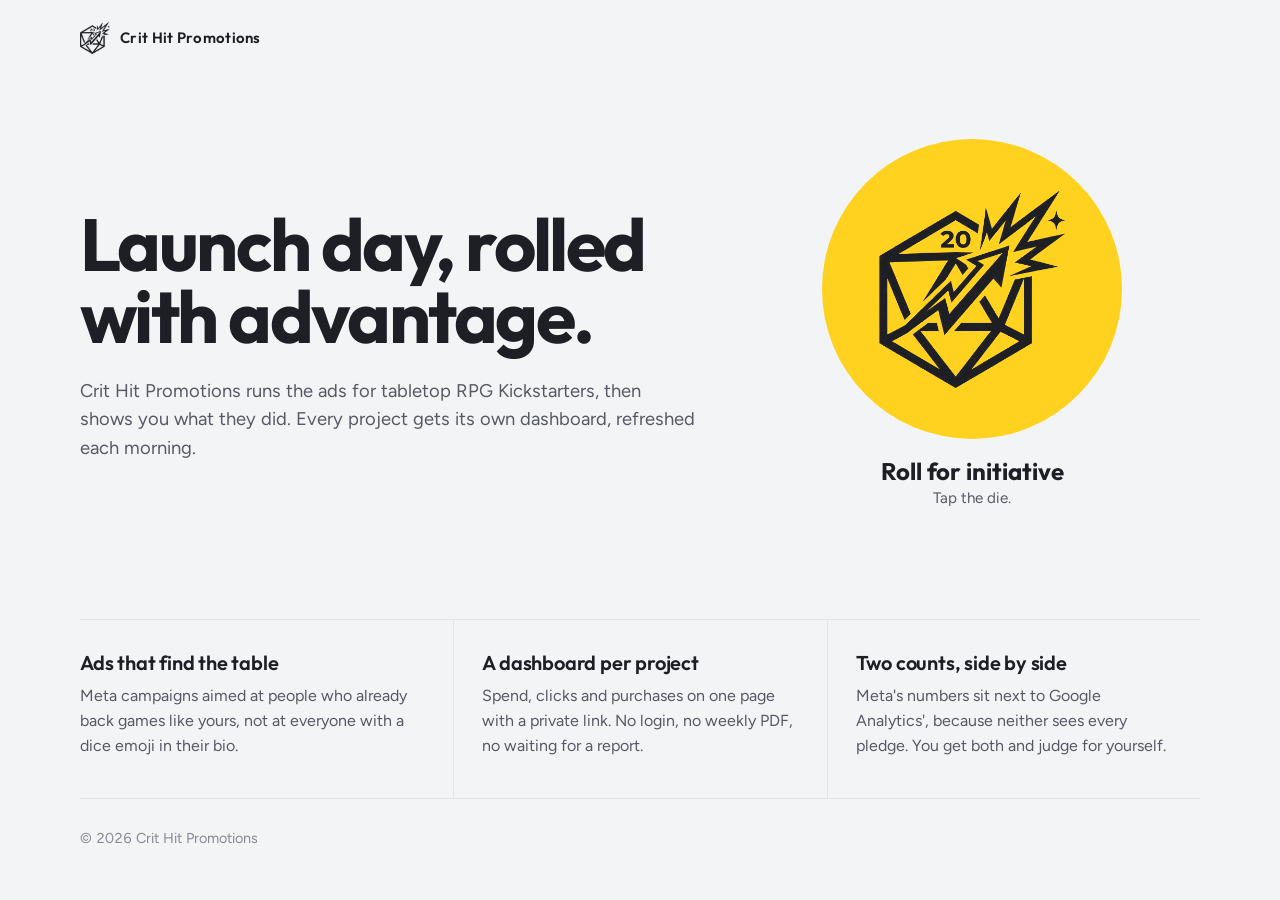
<file: index.html>
<!doctype html>
<html lang="en">
<head>
<meta charset="utf-8">
<meta name="viewport" content="width=device-width, initial-scale=1">
<title>Crit Hit Promotions</title>
<meta name="description" content="Crit Hit Promotions runs ads for tabletop RPG Kickstarters and shows the numbers every day.">
<link rel="icon" href="assets/icon.png">
<link rel="preconnect" href="https://fonts.googleapis.com">
<link rel="preconnect" href="https://fonts.gstatic.com" crossorigin>
<link href="https://fonts.googleapis.com/css2?family=Figtree:wght@400;500;600&family=Outfit:wght@500;600;700&display=swap" rel="stylesheet">
<link rel="stylesheet" href="assets/site.css">
</head>
<body>
<header class="wrap top">
  <a class="brand" href="./"><img class="logo-img" src="assets/mark.png" alt="">Crit Hit Promotions</a>
</header>

<main class="wrap">
  <section class="hero">
    <div>
      <h1>Launch day, rolled with advantage.</h1>
      <p class="lede">Crit Hit Promotions runs the ads for tabletop RPG Kickstarters, then shows you what they did. Every project gets its own dashboard, refreshed each morning.</p>
    </div>
    <div class="die">
      <button id="die" type="button" aria-label="Roll the d20">
        <img src="assets/mark.png" alt="">
      </button>
      <div class="result" aria-live="polite">
        <strong id="roll">Roll for initiative</strong>
        <span id="quip" class="hint">Tap the die.</span>
      </div>
    </div>
  </section>

  <section class="what">
    <div>
      <h2>Ads that find the table</h2>
      <p>Meta campaigns aimed at people who already back games like yours, not at everyone with a dice emoji in their bio.</p>
    </div>
    <div>
      <h2>A dashboard per project</h2>
      <p>Spend, clicks and purchases on one page with a private link. No login, no weekly PDF, no waiting for a report.</p>
    </div>
    <div>
      <h2>Two counts, side by side</h2>
      <p>Meta's numbers sit next to Google Analytics', because neither sees every pledge. You get both and judge for yourself.</p>
    </div>
  </section>
</main>

<footer class="wrap foot">© 2026 Crit Hit Promotions</footer>

<script>
(function () {
  var die = document.getElementById('die'), roll = document.getElementById('roll'), quip = document.getElementById('quip');
  var lines = [
    [1, 1, 'Critical fumble. The budget fell in the stew.'],
    [2, 7, 'A miss. Reheat and try again.'],
    [8, 13, 'A solid hit. The tavern is filling up.'],
    [14, 19, 'Well struck. Second helpings all round.'],
    [20, 20, 'Critical hit! Funded before second breakfast.']
  ];
  die.addEventListener('click', function () {
    var n = 1 + Math.floor(Math.random() * 20);
    die.classList.remove('rolling'); void die.offsetWidth; die.classList.add('rolling');
    var line = lines.filter(function (l) { return n >= l[0] && n <= l[1]; })[0];
    roll.textContent = n === 20 ? 'Natural 20' : 'You rolled ' + n;
    quip.textContent = line[2];
    quip.className = '';
  });
})();
</script>
</body>
</html>
</file>
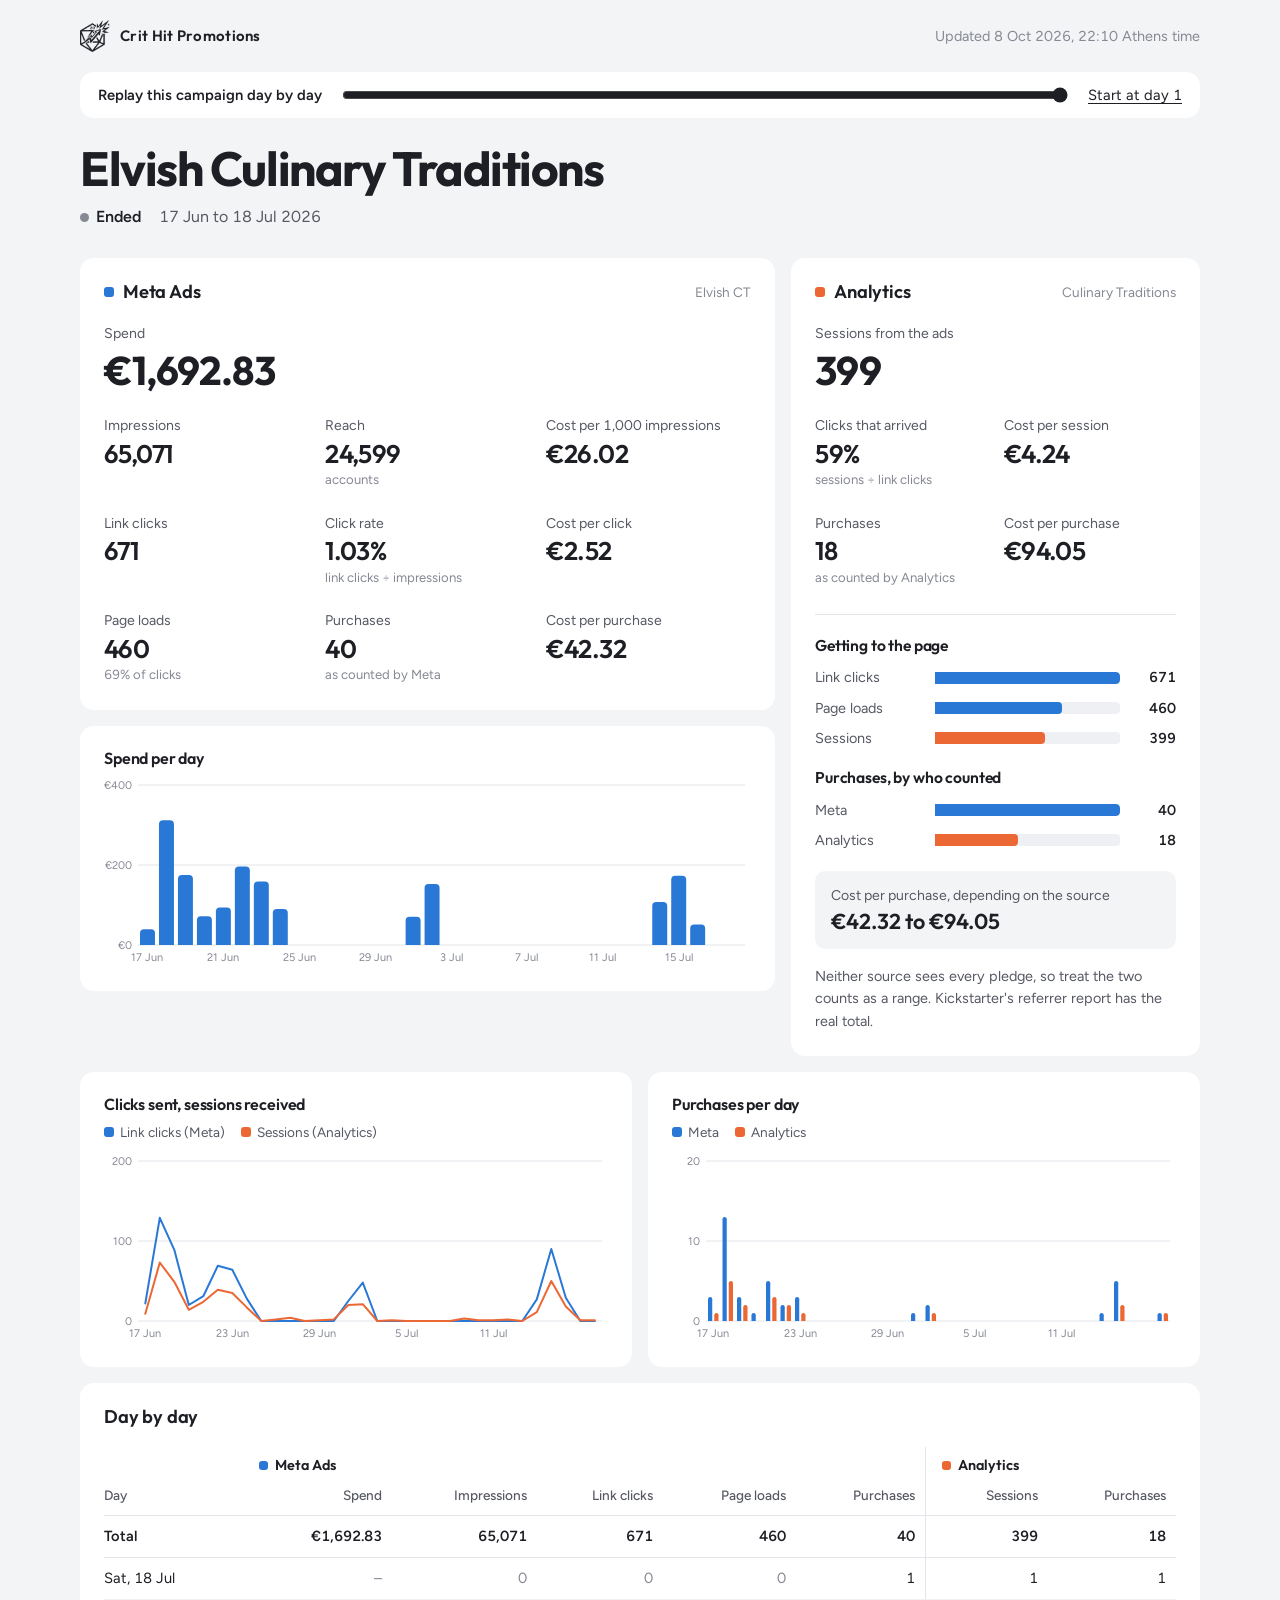
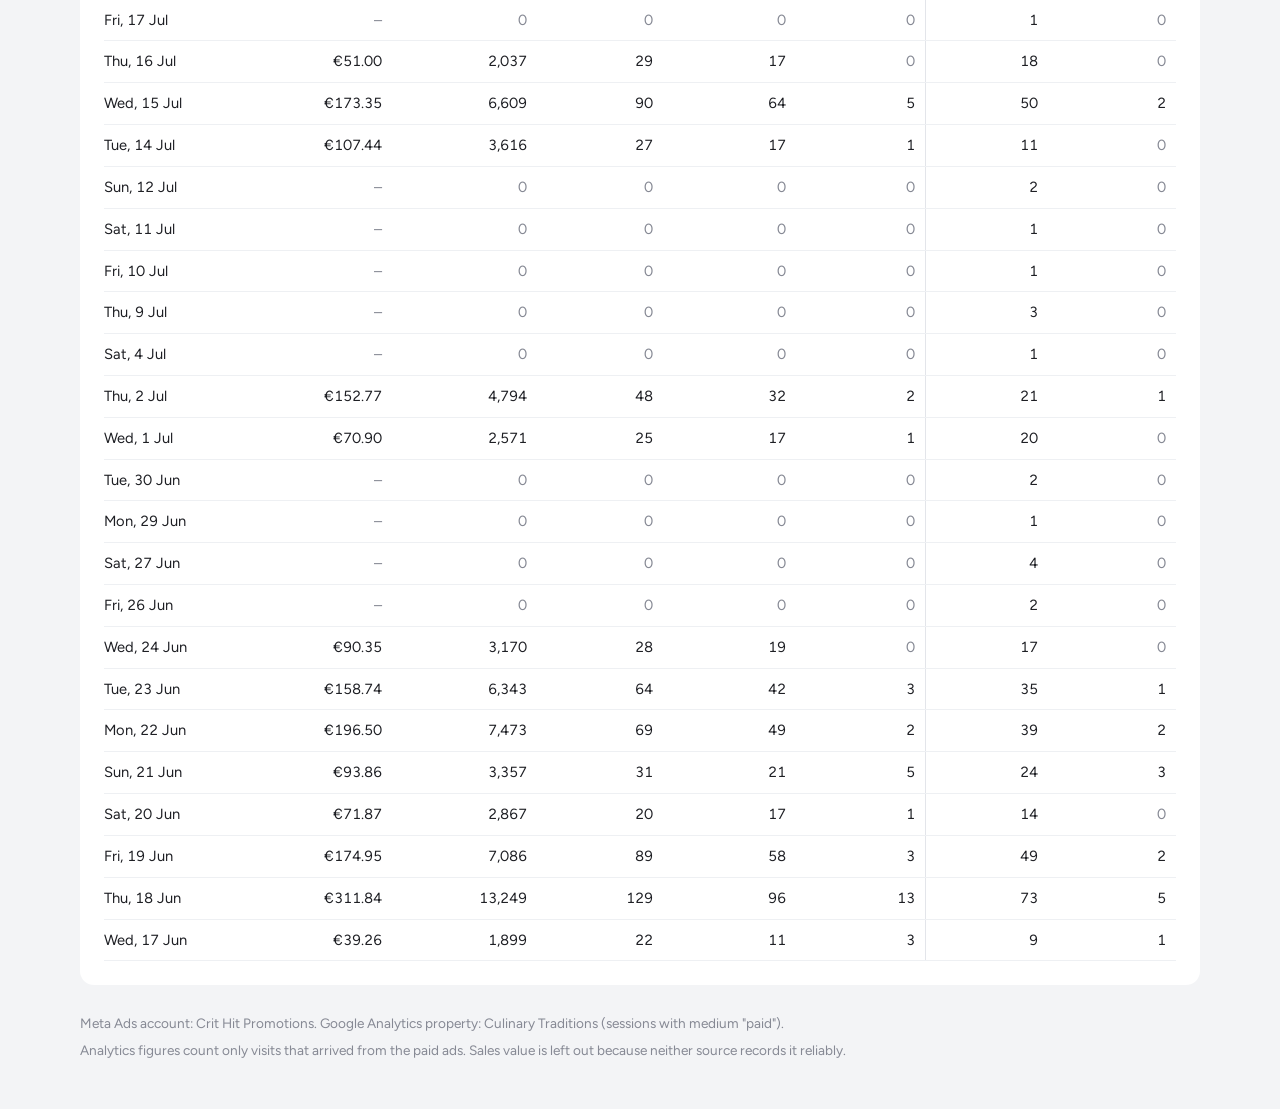
<file: elvishct-420e3e4d/index.html>
<!doctype html>
<html lang="en">
<head>
<meta charset="utf-8">
<meta name="viewport" content="width=device-width, initial-scale=1">
<meta name="robots" content="noindex, nofollow, noarchive">
<meta name="referrer" content="no-referrer">
<title>Dashboard | Crit Hit Promotions</title>
<link rel="icon" href="../assets/icon.png">
<link rel="preconnect" href="https://fonts.googleapis.com">
<link rel="preconnect" href="https://fonts.gstatic.com" crossorigin>
<link href="https://fonts.googleapis.com/css2?family=Figtree:wght@400;500;600&family=Outfit:wght@500;600;700&display=swap" rel="stylesheet">
<link rel="stylesheet" href="../assets/site.css">
<link rel="stylesheet" href="../assets/dashboard.css?v=3">
</head>
<body>
<header class="wrap dash-top">
  <a class="brand" href="../"><img class="logo-img" src="../assets/mark.png" alt="">Crit Hit Promotions</a>
  <div class="updated" id="updated"></div>
</header>

<main class="wrap">
  <div class="title">
    <h1 id="project"></h1>
    <div class="sub"><span class="status" id="status"><i></i><span id="status-text"></span></span><span id="period"></span></div>
  </div>

  <div id="empty" class="empty" hidden>
    <h2>No ad activity yet</h2>
    <p id="empty-note">Numbers show up here the morning after the first ads run.</p>
  </div>

  <div id="content">
    <div class="cols">
      <div class="stack">
      <section class="panel meta">
        <header><h2><i></i>Meta Ads</h2><small id="meta-src"></small></header>
        <div class="tiles" id="meta-tiles"></div>
      </section>
      <section class="panel chart" id="c-spend"><h3>Spend per day</h3><div class="legend"></div><div class="plot"></div></section>
      </div>

      <section class="panel ga">
        <header><h2><i></i>Analytics</h2><small id="ga-src"></small></header>
        <div class="tiles" id="ga-tiles"></div>
        <div class="compare">
          <h3>Getting to the page</h3>
          <div class="bars" id="cmp-traffic"></div>
          <h3>Purchases, by who counted</h3>
          <div class="bars" id="cmp-purch"></div>
          <div class="range"><div class="k">Cost per purchase, depending on the source</div><div class="v" id="cpp-range"></div></div>
          <p class="note" id="note"></p>
        </div>
      </section>
    </div>

    <section class="panel ks" id="ks" hidden>
      <header><h2><i></i>Kickstarter</h2><small id="ks-src"></small></header>
      <div class="tiles" id="ks-tiles"></div>
      <div class="ks-split">
        <div>
          <h3>By ad link</h3>
          <div class="scroll">
            <table class="links">
              <thead><tr><th>Ad link</th><th>Spend</th><th>Pledges</th><th>Pledged</th><th>Back per €1</th><th>Cost per pledge</th></tr></thead>
              <tbody id="ks-links"></tbody>
            </table>
          </div>
        </div>
        <div>
          <h3>Where all pledges came from</h3>
          <div class="bars wide" id="ks-channels"></div>
        </div>
      </div>
      <p class="note" id="ks-note"></p>
    </section>

    <div class="charts">
      <section class="panel chart" id="c-traffic"><h3>Clicks sent, sessions received</h3><div class="legend"></div><div class="plot"></div></section>
      <section class="panel chart" id="c-purch"><h3>Purchases per day</h3><div class="legend"></div><div class="plot"></div></section>
    </div>

    <section class="panel daily">
      <header><h2>Day by day</h2></header>
      <div class="scroll">
        <table>
          <thead>
            <tr class="groups"><th></th><th colspan="5"><i style="background:var(--meta)"></i>Meta Ads</th><th colspan="2" class="sep"><i style="background:var(--ga)"></i>Analytics</th><th colspan="2" class="sep ks-col"><i style="background:var(--ks)"></i>Kickstarter ad links</th></tr>
            <tr><th>Day</th><th>Spend</th><th>Impressions</th><th>Link clicks</th><th>Page loads</th><th>Purchases</th><th class="sep">Sessions</th><th>Purchases</th><th class="sep ks-col">Pledges</th><th class="ks-col">Pledged</th></tr>
          </thead>
          <tbody id="rows"></tbody>
        </table>
      </div>
    </section>
  </div>
</main>

<footer class="wrap dash-foot">
  <p id="sources"></p>
  <p id="foot-note">Analytics figures count only visits that arrived from the paid ads. Sales value is left out because neither source records it reliably.</p>
</footer>

<!-- DATA:START (the daily update replaces only the JSON between these two markers) -->
<script id="data" type="application/json">
{
  "project": "Elvish Culinary Traditions",
  "status": "Ended",
  "updated": "8 Oct 2026, 22:10 Athens time",
  "currency": "EUR",
  "meta": {
    "account": "Crit Hit Promotions",
    "campaigns": [
      "Elvish CT"
    ],
    "reach": 24599
  },
  "analytics": {
    "property": "Culinary Traditions",
    "filter": "sessions with medium \"paid\""
  },
  "note": "Neither source sees every pledge, so treat the two counts as a range. Kickstarter's referrer report has the real total.",
  "replay": {
    "end": "2026-07-17",
    "reach": {
      "2026-06-17": 1601,
      "2026-06-18": 8147,
      "2026-06-19": 10480,
      "2026-06-20": 11094,
      "2026-06-21": 11974,
      "2026-06-22": 14832,
      "2026-06-23": 17205,
      "2026-06-24": 18119,
      "2026-07-01": 19975,
      "2026-07-02": 21168,
      "2026-07-14": 22786,
      "2026-07-15": 24376,
      "2026-07-16": 24599
    }
  },
  "days": [
    {"d": "2026-06-17", "spend": 39.26, "impr": 1899, "clicks": 22, "lpv": 11, "mp": 3, "s": 9, "gp": 1},
    {"d": "2026-06-18", "spend": 311.84, "impr": 13249, "clicks": 129, "lpv": 96, "mp": 13, "s": 73, "gp": 5},
    {"d": "2026-06-19", "spend": 174.95, "impr": 7086, "clicks": 89, "lpv": 58, "mp": 3, "s": 49, "gp": 2},
    {"d": "2026-06-20", "spend": 71.87, "impr": 2867, "clicks": 20, "lpv": 17, "mp": 1, "s": 14, "gp": 0},
    {"d": "2026-06-21", "spend": 93.86, "impr": 3357, "clicks": 31, "lpv": 21, "mp": 5, "s": 24, "gp": 3},
    {"d": "2026-06-22", "spend": 196.5, "impr": 7473, "clicks": 69, "lpv": 49, "mp": 2, "s": 39, "gp": 2},
    {"d": "2026-06-23", "spend": 158.74, "impr": 6343, "clicks": 64, "lpv": 42, "mp": 3, "s": 35, "gp": 1},
    {"d": "2026-06-24", "spend": 90.35, "impr": 3170, "clicks": 28, "lpv": 19, "mp": 0, "s": 17, "gp": 0},
    {"d": "2026-06-26", "spend": 0, "impr": 0, "clicks": 0, "lpv": 0, "mp": 0, "s": 2, "gp": 0},
    {"d": "2026-06-27", "spend": 0, "impr": 0, "clicks": 0, "lpv": 0, "mp": 0, "s": 4, "gp": 0},
    {"d": "2026-06-29", "spend": 0, "impr": 0, "clicks": 0, "lpv": 0, "mp": 0, "s": 1, "gp": 0},
    {"d": "2026-06-30", "spend": 0, "impr": 0, "clicks": 0, "lpv": 0, "mp": 0, "s": 2, "gp": 0},
    {"d": "2026-07-01", "spend": 70.9, "impr": 2571, "clicks": 25, "lpv": 17, "mp": 1, "s": 20, "gp": 0},
    {"d": "2026-07-02", "spend": 152.77, "impr": 4794, "clicks": 48, "lpv": 32, "mp": 2, "s": 21, "gp": 1},
    {"d": "2026-07-04", "spend": 0, "impr": 0, "clicks": 0, "lpv": 0, "mp": 0, "s": 1, "gp": 0},
    {"d": "2026-07-09", "spend": 0, "impr": 0, "clicks": 0, "lpv": 0, "mp": 0, "s": 3, "gp": 0},
    {"d": "2026-07-10", "spend": 0, "impr": 0, "clicks": 0, "lpv": 0, "mp": 0, "s": 1, "gp": 0},
    {"d": "2026-07-11", "spend": 0, "impr": 0, "clicks": 0, "lpv": 0, "mp": 0, "s": 1, "gp": 0},
    {"d": "2026-07-12", "spend": 0, "impr": 0, "clicks": 0, "lpv": 0, "mp": 0, "s": 2, "gp": 0},
    {"d": "2026-07-14", "spend": 107.44, "impr": 3616, "clicks": 27, "lpv": 17, "mp": 1, "s": 11, "gp": 0},
    {"d": "2026-07-15", "spend": 173.35, "impr": 6609, "clicks": 90, "lpv": 64, "mp": 5, "s": 50, "gp": 2},
    {"d": "2026-07-16", "spend": 51.0, "impr": 2037, "clicks": 29, "lpv": 17, "mp": 0, "s": 18, "gp": 0},
    {"d": "2026-07-17", "spend": 0, "impr": 0, "clicks": 0, "lpv": 0, "mp": 0, "s": 1, "gp": 0},
    {"d": "2026-07-18", "spend": 0.0, "impr": 0, "clicks": 0, "lpv": 0, "mp": 1, "s": 1, "gp": 1}
  ]
}
</script>
<!-- DATA:END -->
<script src="../assets/dashboard.js?v=3"></script>
</body>
</html>
</file>
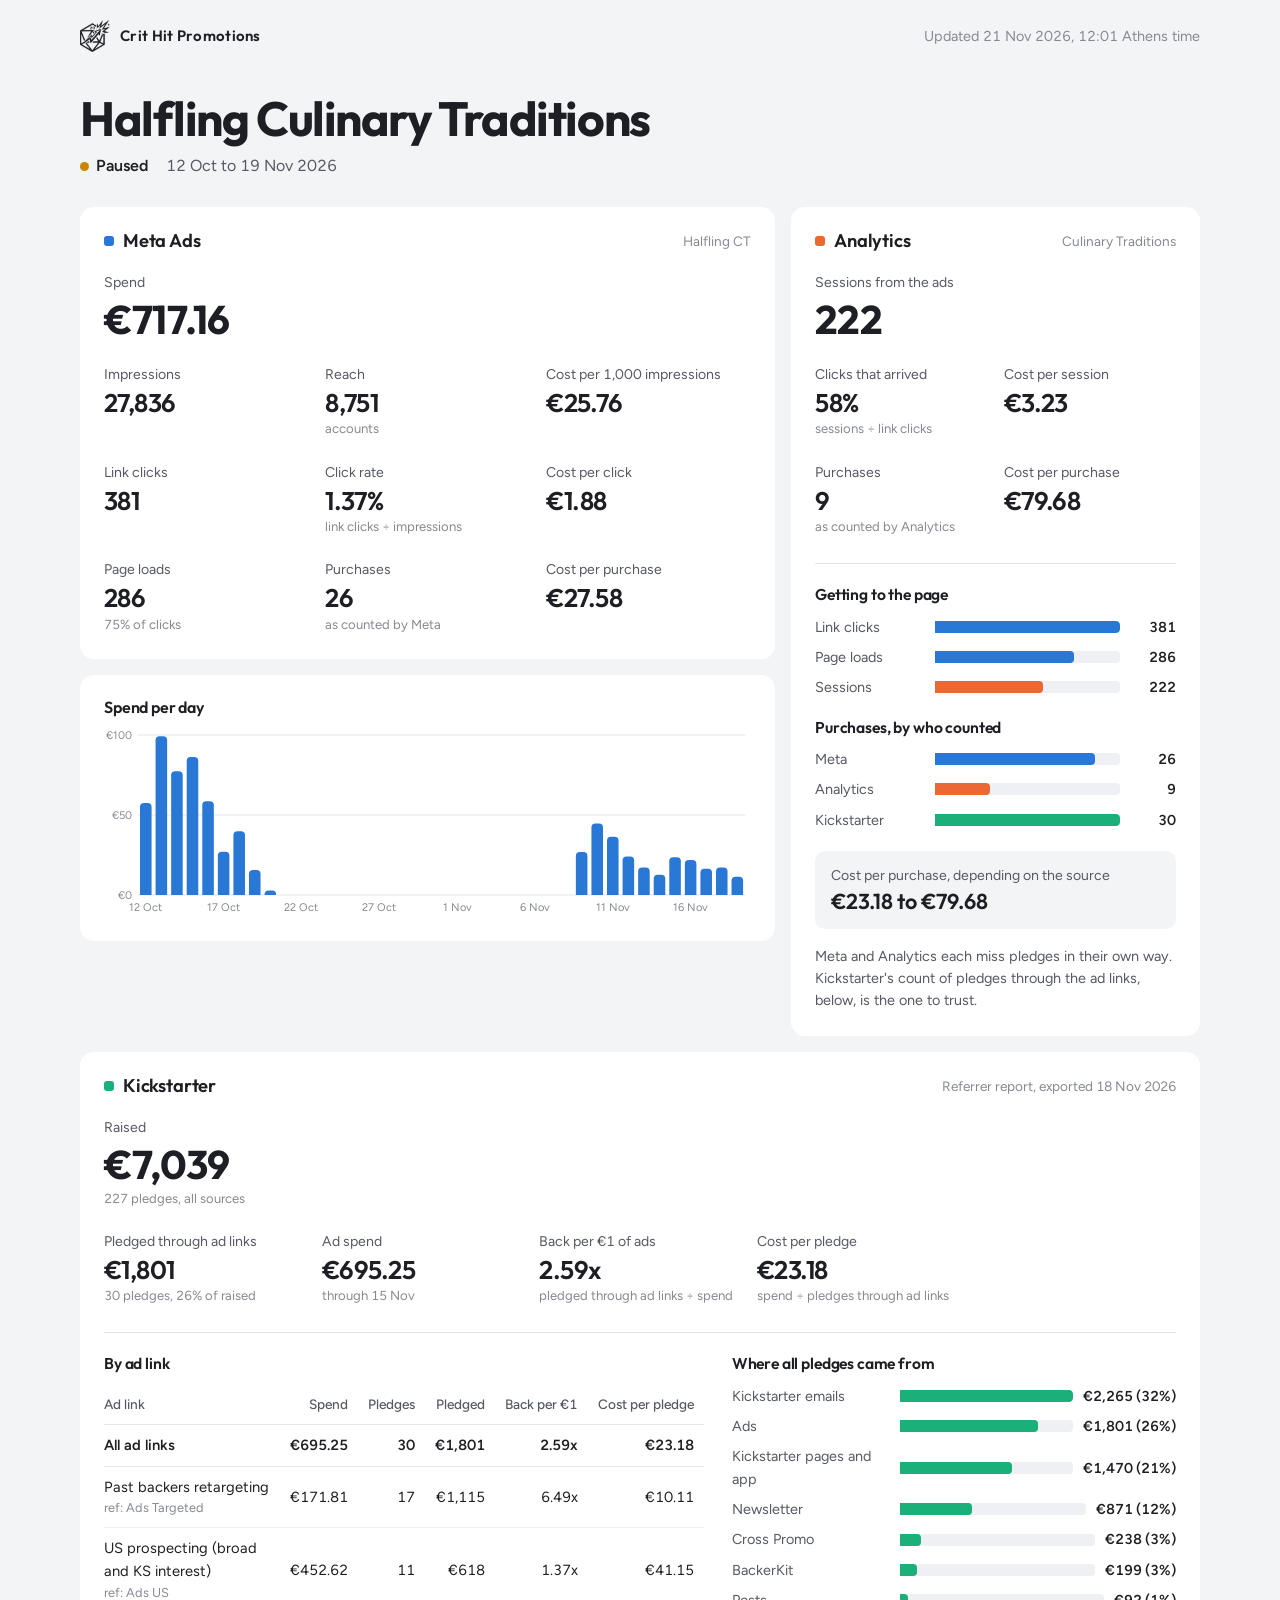
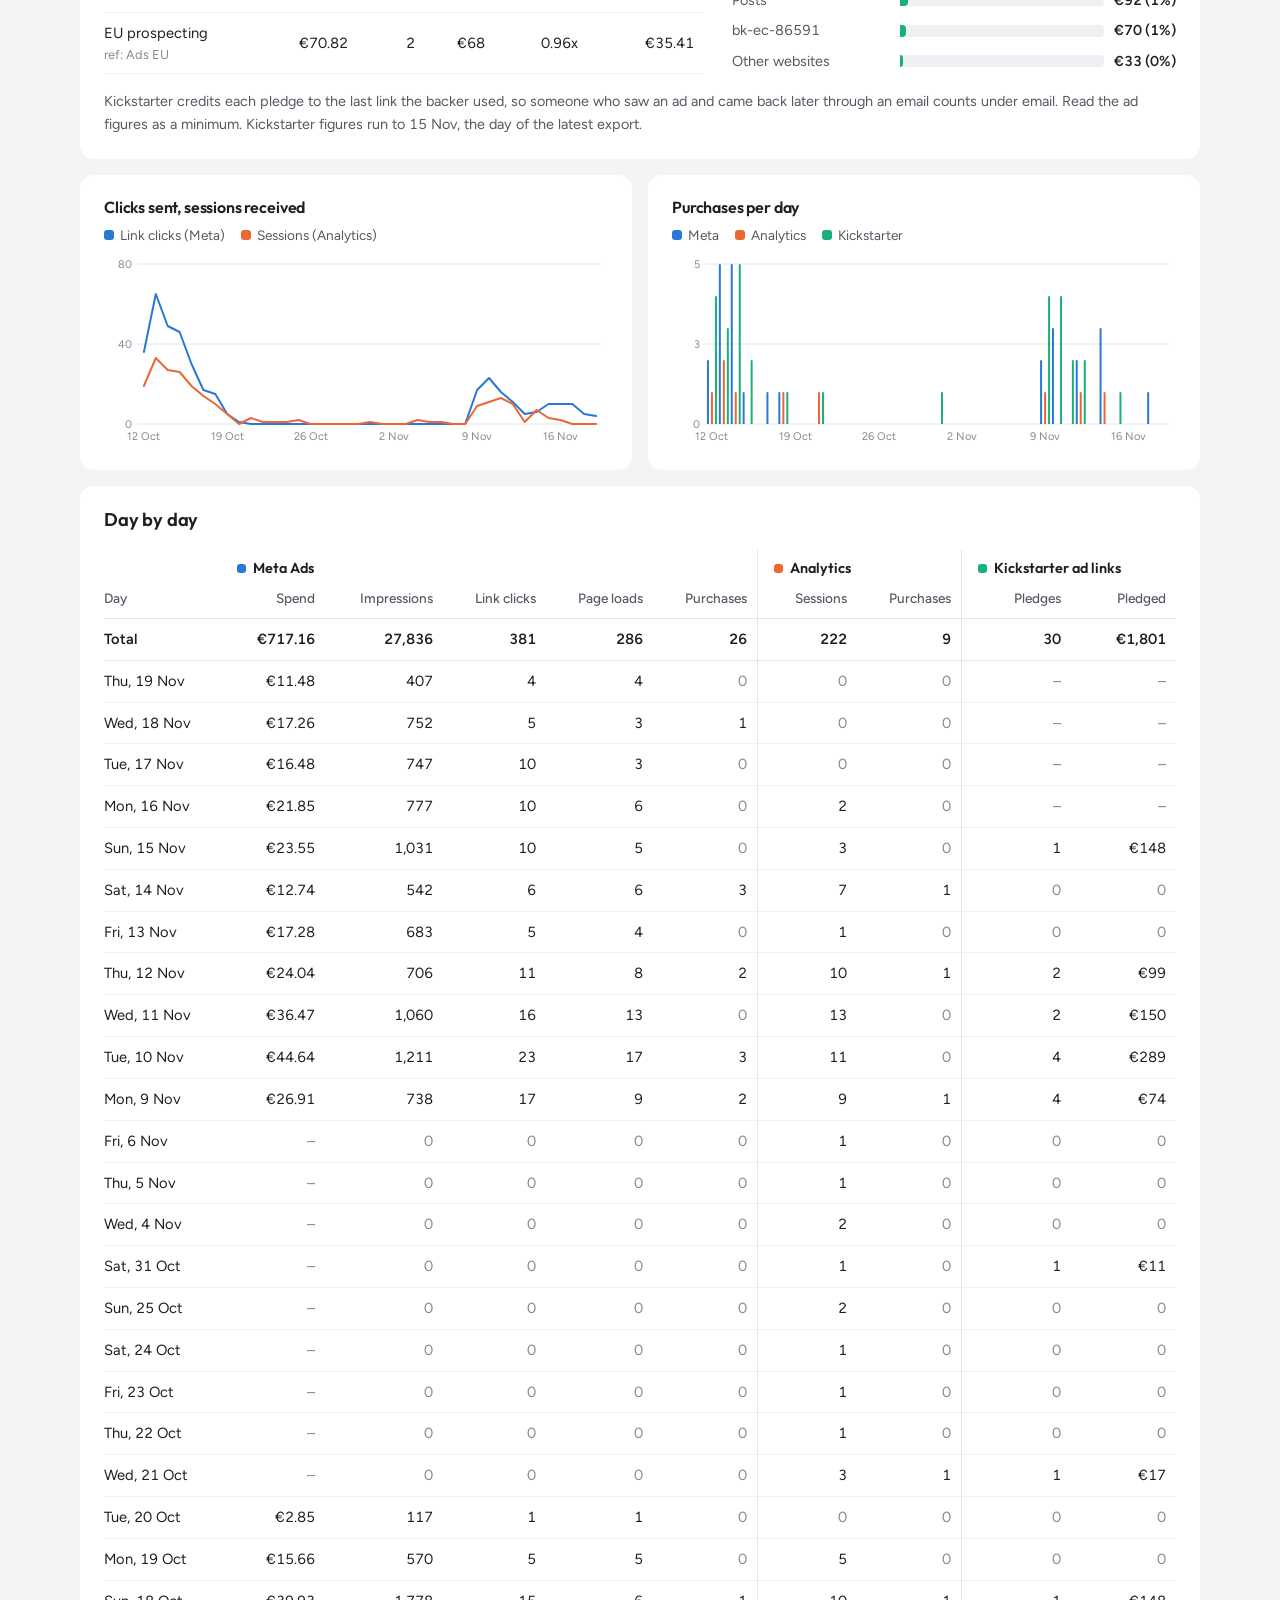
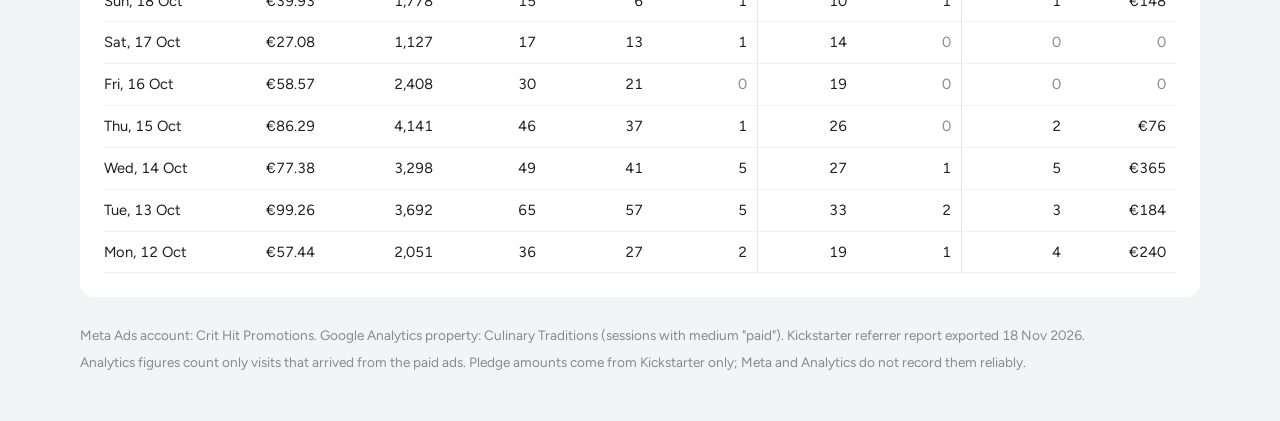
<file: halflingct-e12030c2/index.html>
<!doctype html>
<html lang="en">
<head>
<meta charset="utf-8">
<meta name="viewport" content="width=device-width, initial-scale=1">
<meta name="robots" content="noindex, nofollow, noarchive">
<meta name="referrer" content="no-referrer">
<title>Dashboard | Crit Hit Promotions</title>
<link rel="icon" href="../assets/icon.png">
<link rel="preconnect" href="https://fonts.googleapis.com">
<link rel="preconnect" href="https://fonts.gstatic.com" crossorigin>
<link href="https://fonts.googleapis.com/css2?family=Figtree:wght@400;500;600&family=Outfit:wght@500;600;700&display=swap" rel="stylesheet">
<link rel="stylesheet" href="../assets/site.css">
<link rel="stylesheet" href="../assets/dashboard.css?v=3">
</head>
<body>
<header class="wrap dash-top">
  <a class="brand" href="../"><img class="logo-img" src="../assets/mark.png" alt="">Crit Hit Promotions</a>
  <div class="updated" id="updated"></div>
</header>

<main class="wrap">
  <div class="title">
    <h1 id="project"></h1>
    <div class="sub"><span class="status" id="status"><i></i><span id="status-text"></span></span><span id="period"></span></div>
  </div>

  <div id="empty" class="empty" hidden>
    <h2>No ad activity yet</h2>
    <p id="empty-note">Numbers show up here the morning after the first ads run.</p>
  </div>

  <div id="content">
    <div class="cols">
      <div class="stack">
      <section class="panel meta">
        <header><h2><i></i>Meta Ads</h2><small id="meta-src"></small></header>
        <div class="tiles" id="meta-tiles"></div>
      </section>
      <section class="panel chart" id="c-spend"><h3>Spend per day</h3><div class="legend"></div><div class="plot"></div></section>
      </div>

      <section class="panel ga">
        <header><h2><i></i>Analytics</h2><small id="ga-src"></small></header>
        <div class="tiles" id="ga-tiles"></div>
        <div class="compare">
          <h3>Getting to the page</h3>
          <div class="bars" id="cmp-traffic"></div>
          <h3>Purchases, by who counted</h3>
          <div class="bars" id="cmp-purch"></div>
          <div class="range"><div class="k">Cost per purchase, depending on the source</div><div class="v" id="cpp-range"></div></div>
          <p class="note" id="note"></p>
        </div>
      </section>
    </div>

    <section class="panel ks" id="ks" hidden>
      <header><h2><i></i>Kickstarter</h2><small id="ks-src"></small></header>
      <div class="tiles" id="ks-tiles"></div>
      <div class="ks-split">
        <div>
          <h3>By ad link</h3>
          <div class="scroll">
            <table class="links">
              <thead><tr><th>Ad link</th><th>Spend</th><th>Pledges</th><th>Pledged</th><th>Back per €1</th><th>Cost per pledge</th></tr></thead>
              <tbody id="ks-links"></tbody>
            </table>
          </div>
        </div>
        <div>
          <h3>Where all pledges came from</h3>
          <div class="bars wide" id="ks-channels"></div>
        </div>
      </div>
      <p class="note" id="ks-note"></p>
    </section>

    <div class="charts">
      <section class="panel chart" id="c-traffic"><h3>Clicks sent, sessions received</h3><div class="legend"></div><div class="plot"></div></section>
      <section class="panel chart" id="c-purch"><h3>Purchases per day</h3><div class="legend"></div><div class="plot"></div></section>
    </div>

    <section class="panel daily">
      <header><h2>Day by day</h2></header>
      <div class="scroll">
        <table>
          <thead>
            <tr class="groups"><th></th><th colspan="5"><i style="background:var(--meta)"></i>Meta Ads</th><th colspan="2" class="sep"><i style="background:var(--ga)"></i>Analytics</th><th colspan="2" class="sep ks-col"><i style="background:var(--ks)"></i>Kickstarter ad links</th></tr>
            <tr><th>Day</th><th>Spend</th><th>Impressions</th><th>Link clicks</th><th>Page loads</th><th>Purchases</th><th class="sep">Sessions</th><th>Purchases</th><th class="sep ks-col">Pledges</th><th class="ks-col">Pledged</th></tr>
          </thead>
          <tbody id="rows"></tbody>
        </table>
      </div>
    </section>
  </div>
</main>

<footer class="wrap dash-foot">
  <p id="sources"></p>
  <p id="foot-note">Analytics figures count only visits that arrived from the paid ads. Sales value is left out because neither source records it reliably.</p>
</footer>

<!-- DATA:START (the daily update replaces only the JSON between these two markers) -->
<script id="data" type="application/json">
{
  "project": "Halfling Culinary Traditions",
  "status": "Paused",
  "updated": "21 Nov 2026, 12:01 Athens time",
  "currency": "EUR",
  "meta": {
    "account": "Crit Hit Promotions",
    "campaigns": ["Halfling CT"],
    "reach": 8751
  },
  "analytics": {
    "property": "Culinary Traditions",
    "filter": "sessions with medium \"paid\""
  },
  "note": "Meta and Analytics each miss pledges in their own way. Kickstarter's count of pledges through the ad links, below, is the one to trust.",
  "empty_note": "The Halfling ads haven't started. Numbers show up here the morning after the first ads run.",
  "kickstarter": {
    "rename": {
      "bk-ec-85594": "BackerKit"
    },
    "ad_links": [
      {
        "ref": "Ads Targeted",
        "label": "Past backers retargeting",
        "adsets": ["120248514588610225"],
        "spend": 171.81
      },
      {
        "ref": "Ads US",
        "label": "US prospecting (broad and KS interest)",
        "adsets": ["120248514889970225", "120248514587160225"],
        "spend": 452.62
      },
      {
        "ref": "Ads EU",
        "label": "EU prospecting",
        "adsets": ["120248514587930225"],
        "spend": 70.82
      }
    ],
    "days": [
      {"d": "2026-10-12", "by": {"Ads Targeted": [3, 92.0], "Ads US": [1, 148.0], "Kickstarter emails": [61, 1258.0], "Kickstarter pages and app": [12, 287.0], "Newsletter": [1, 11.0], "Posts": [1, 11.0]}},
      {"d": "2026-10-13", "by": {"Ads Targeted": [1, 19.0], "Ads US": [2, 165.0], "Kickstarter emails": [14, 306.0], "Kickstarter pages and app": [5, 122.0], "Newsletter": [1, 26.0], "Posts": [2, 34.0]}},
      {"d": "2026-10-14", "by": {"Ads Targeted": [4, 342.0], "Ads US": [1, 23.0], "Kickstarter emails": [5, 97.0], "Kickstarter pages and app": [1, 23.0], "Posts": [1, 25.0]}},
      {"d": "2026-10-15", "by": {"Ads EU": [1, 23.0], "Ads US": [1, 53.0], "Cross Promo": [1, 148.0], "Kickstarter emails": [4, 83.0], "Kickstarter pages and app": [3, 160.0], "Newsletter": [8, 511.0], "Posts": [1, 11.0]}},
      {"d": "2026-10-16", "by": {"Kickstarter emails": [1, 31.0], "Newsletter": [1, 11.0], "Other websites": [1, 33.0]}},
      {"d": "2026-10-17", "by": {"Kickstarter pages and app": [3, 209.0]}},
      {"d": "2026-10-18", "by": {"Ads Targeted": [1, 148.0], "Kickstarter emails": [2, 63.0], "Kickstarter pages and app": [1, 11.0]}},
      {"d": "2026-10-19", "by": {"Kickstarter emails": [1, 43.0], "Newsletter": [1, 25.0]}},
      {"d": "2026-10-20", "by": {"Kickstarter emails": [2, 28.0], "Kickstarter pages and app": [1, 13.0], "Newsletter": [1, 23.0]}},
      {"d": "2026-10-21", "by": {"Ads US": [1, 17.0], "Kickstarter emails": [1, 148.0], "Kickstarter pages and app": [1, 11.0]}},
      {"d": "2026-10-22", "by": {"Kickstarter emails": [1, 50.0]}},
      {"d": "2026-10-23", "by": {"BackerKit": [1, 33.0]}},
      {"d": "2026-10-25", "by": {"Kickstarter pages and app": [1, 23.0]}},
      {"d": "2026-10-29", "by": {"Kickstarter pages and app": [1, 11.0]}},
      {"d": "2026-10-31", "by": {"Ads Targeted": [1, 11.0]}},
      {"d": "2026-11-02", "by": {"Kickstarter pages and app": [1, 41.0]}},
      {"d": "2026-11-03", "by": {"BackerKit": [1, 23.0], "Newsletter": [1, 23.0]}},
      {"d": "2026-11-04", "by": {"Cross Promo": [1, 11.0], "Kickstarter pages and app": [2, 28.0]}},
      {"d": "2026-11-05", "by": {"Kickstarter pages and app": [2, 30.0], "Newsletter": [1, 11.0]}},
      {"d": "2026-11-06", "by": {"BackerKit": [1, 33.0]}},
      {"d": "2026-11-07", "by": {"Kickstarter pages and app": [4, 141.0]}},
      {"d": "2026-11-08", "by": {"Kickstarter pages and app": [1, 19.0]}},
      {"d": "2026-11-09", "by": {"Ads Targeted": [1, 17.0], "Ads US": [3, 57.0], "BackerKit": [4, 82.0], "Cross Promo": [1, 79.0], "Kickstarter emails": [3, 58.0], "Kickstarter pages and app": [2, 42.0], "Newsletter": [7, 208.0], "bk-ec-86591": [4, 70.0]}},
      {"d": "2026-11-10", "by": {"Ads EU": [1, 45.0], "Ads Targeted": [2, 165.0], "Ads US": [1, 79.0], "BackerKit": [2, 28.0], "Kickstarter emails": [2, 67.0], "Kickstarter pages and app": [4, 135.0], "Newsletter": [1, 11.0]}},
      {"d": "2026-11-11", "by": {"Ads Targeted": [2, 150.0], "Kickstarter emails": [2, 22.0], "Kickstarter pages and app": [3, 71.0], "Newsletter": [1, 11.0], "Posts": [1, 11.0]}},
      {"d": "2026-11-12", "by": {"Ads Targeted": [1, 23.0], "Ads US": [1, 76.0]}},
      {"d": "2026-11-13", "by": {"Kickstarter emails": [1, 11.0], "Kickstarter pages and app": [2, 93.0]}},
      {"d": "2026-11-15", "by": {"Ads Targeted": [1, 148.0]}}
    ],
    "exported": "2026-11-18T06:35",
    "through": "2026-11-15",
    "dropped": [0, 0.0]
  },
  "days": [
    {"d": "2026-10-12", "spend": 57.44, "impr": 2051, "clicks": 36, "lpv": 27, "mp": 2, "s": 19, "gp": 1},
    {"d": "2026-10-13", "spend": 99.26, "impr": 3692, "clicks": 65, "lpv": 57, "mp": 5, "s": 33, "gp": 2},
    {"d": "2026-10-14", "spend": 77.38, "impr": 3298, "clicks": 49, "lpv": 41, "mp": 5, "s": 27, "gp": 1},
    {"d": "2026-10-15", "spend": 86.29, "impr": 4141, "clicks": 46, "lpv": 37, "mp": 1, "s": 26, "gp": 0},
    {"d": "2026-10-16", "spend": 58.57, "impr": 2408, "clicks": 30, "lpv": 21, "mp": 0, "s": 19, "gp": 0},
    {"d": "2026-10-17", "spend": 27.08, "impr": 1127, "clicks": 17, "lpv": 13, "mp": 1, "s": 14, "gp": 0},
    {"d": "2026-10-18", "spend": 39.93, "impr": 1778, "clicks": 15, "lpv": 6, "mp": 1, "s": 10, "gp": 1},
    {"d": "2026-10-19", "spend": 15.66, "impr": 570, "clicks": 5, "lpv": 5, "mp": 0, "s": 5, "gp": 0},
    {"d": "2026-10-20", "spend": 2.85, "impr": 117, "clicks": 1, "lpv": 1, "mp": 0, "s": 0, "gp": 0},
    {"d": "2026-10-21", "spend": 0, "impr": 0, "clicks": 0, "lpv": 0, "mp": 0, "s": 3, "gp": 1},
    {"d": "2026-10-22", "spend": 0, "impr": 0, "clicks": 0, "lpv": 0, "mp": 0, "s": 1, "gp": 0},
    {"d": "2026-10-23", "spend": 0, "impr": 0, "clicks": 0, "lpv": 0, "mp": 0, "s": 1, "gp": 0},
    {"d": "2026-10-24", "spend": 0, "impr": 0, "clicks": 0, "lpv": 0, "mp": 0, "s": 1, "gp": 0},
    {"d": "2026-10-25", "spend": 0, "impr": 0, "clicks": 0, "lpv": 0, "mp": 0, "s": 2, "gp": 0},
    {"d": "2026-10-31", "spend": 0, "impr": 0, "clicks": 0, "lpv": 0, "mp": 0, "s": 1, "gp": 0},
    {"d": "2026-11-04", "spend": 0, "impr": 0, "clicks": 0, "lpv": 0, "mp": 0, "s": 2, "gp": 0},
    {"d": "2026-11-05", "spend": 0, "impr": 0, "clicks": 0, "lpv": 0, "mp": 0, "s": 1, "gp": 0},
    {"d": "2026-11-06", "spend": 0, "impr": 0, "clicks": 0, "lpv": 0, "mp": 0, "s": 1, "gp": 0},
    {"d": "2026-11-09", "spend": 26.91, "impr": 738, "clicks": 17, "lpv": 9, "mp": 2, "s": 9, "gp": 1},
    {"d": "2026-11-10", "spend": 44.64, "impr": 1211, "clicks": 23, "lpv": 17, "mp": 3, "s": 11, "gp": 0},
    {"d": "2026-11-11", "spend": 36.47, "impr": 1060, "clicks": 16, "lpv": 13, "mp": 0, "s": 13, "gp": 0},
    {"d": "2026-11-12", "spend": 24.04, "impr": 706, "clicks": 11, "lpv": 8, "mp": 2, "s": 10, "gp": 1},
    {"d": "2026-11-13", "spend": 17.28, "impr": 683, "clicks": 5, "lpv": 4, "mp": 0, "s": 1, "gp": 0},
    {"d": "2026-11-14", "spend": 12.74, "impr": 542, "clicks": 6, "lpv": 6, "mp": 3, "s": 7, "gp": 1},
    {"d": "2026-11-15", "spend": 23.55, "impr": 1031, "clicks": 10, "lpv": 5, "mp": 0, "s": 3, "gp": 0},
    {"d": "2026-11-16", "spend": 21.85, "impr": 777, "clicks": 10, "lpv": 6, "mp": 0, "s": 2, "gp": 0},
    {"d": "2026-11-17", "spend": 16.48, "impr": 747, "clicks": 10, "lpv": 3, "mp": 0, "s": 0, "gp": 0},
    {"d": "2026-11-18", "spend": 17.26, "impr": 752, "clicks": 5, "lpv": 3, "mp": 1, "s": 0, "gp": 0},
    {"d": "2026-11-19", "spend": 11.48, "impr": 407, "clicks": 4, "lpv": 4, "mp": 0, "s": 0, "gp": 0}
  ]
}
</script>
<!-- DATA:END -->
<script src="../assets/dashboard.js?v=3"></script>
</body>
</html>
</file>
<file: assets/site.css>
/* Crit Hit Promotions — shared tokens and base styles */
:root {
  color-scheme: light;
  --page: #f3f4f6;
  --surface: #ffffff;
  --ink: #1e1f24;
  --ink-2: #565963;
  --ink-3: #868994;
  --line: #e3e5ea;
  --line-2: #eef0f3;
  --spark: #ffd21f;      /* lightning yellow: the one loud colour */
  --meta: #2a78d6;       /* Meta Ads series */
  --ga: #eb6834;         /* Analytics series */
  --display: "Outfit", system-ui, sans-serif;
  --body: "Figtree", system-ui, sans-serif;
  --r: 14px;
}
@media (prefers-color-scheme: dark) {
  :root {
    color-scheme: dark;
    --page: #121316;
    --surface: #1a1b1f;
    --ink: #f4f4f2;
    --ink-2: #b9bbc3;
    --ink-3: #8b8e98;
    --line: #2b2d33;
    --line-2: #222429;
    --meta: #3987e5;
    --ga: #d95926;
  }
  .logo-img { filter: invert(1) brightness(1.6); }
}

* { box-sizing: border-box; }
html { -webkit-text-size-adjust: 100%; }
body {
  margin: 0;
  background: var(--page);
  color: var(--ink);
  font: 400 16px/1.55 var(--body);
  font-feature-settings: "tnum" 1, "lnum" 1;
}
h1, h2, h3 { font-family: var(--display); font-weight: 600; line-height: 1.1; margin: 0; letter-spacing: -0.01em; }
p { margin: 0; }
a { color: inherit; }
:focus-visible { outline: 3px solid var(--meta); outline-offset: 3px; border-radius: 4px; }

.wrap { width: min(1120px, 100% - 32px); margin-inline: auto; }

.brand { display: inline-flex; align-items: center; gap: 10px; text-decoration: none; font: 600 15px/1 var(--display); letter-spacing: 0.02em; }
.brand img { width: 30px; height: auto; display: block; }

/* ---------- landing ---------- */
.top { padding: 22px 0; }
.hero { display: grid; grid-template-columns: 1.15fr 0.85fr; gap: 48px; align-items: center; padding: 56px 0 88px; }
.hero h1 { font-size: clamp(2.5rem, 6.4vw, 4.6rem); font-weight: 700; letter-spacing: -0.035em; line-height: 0.98; }
.hero .lede { margin-top: 24px; max-width: 34em; font-size: 1.15rem; color: var(--ink-2); }

.die { display: grid; justify-items: center; gap: 18px; text-align: center; }
.die button {
  width: min(300px, 70vw); aspect-ratio: 1; border-radius: 50%; border: 0; cursor: pointer;
  background: var(--spark); display: grid; place-items: center; padding: 0;
  transition: transform .15s ease;
}
.die button:hover { transform: scale(1.02); }
.die button:active { transform: scale(0.98); }
.die button img { width: 62%; height: auto; filter: none; }
.die button.rolling img { animation: roll .6s cubic-bezier(.3,.7,.2,1); }
@keyframes roll { from { transform: rotate(0) scale(.9); } to { transform: rotate(720deg) scale(1); } }
@media (prefers-reduced-motion: reduce) { .die button.rolling img { animation: none; } .die button { transition: none; } }
.die .result { min-height: 4.6em; }
.die .result strong { display: block; font: 700 1.5rem/1.2 var(--display); }
.die .result span { color: var(--ink-2); }
.die .hint { color: var(--ink-3); font-size: .95rem; }

.what { display: grid; grid-template-columns: repeat(3, 1fr); gap: 0; border-top: 1px solid var(--line); }
.what div { padding: 32px 28px 40px 0; }
.what div + div { padding-left: 28px; border-left: 1px solid var(--line); }
.what h2 { font-size: 1.25rem; margin-bottom: 10px; }
.what p { color: var(--ink-2); max-width: 30em; }

.foot { padding: 28px 0 40px; color: var(--ink-3); font-size: .9rem; border-top: 1px solid var(--line); }

@media (max-width: 760px) {
  .hero { grid-template-columns: 1fr; gap: 40px; padding: 28px 0 56px; }
  .what { grid-template-columns: 1fr; }
  .what div, .what div + div { padding: 24px 0; border-left: 0; }
  .what div + div { border-top: 1px solid var(--line); }
}
</file>
<file: assets/dashboard.css>
/* Project dashboard */
.dash-top { display: flex; justify-content: space-between; align-items: center; padding: 20px 0; }
.dash-top .updated { color: var(--ink-3); font-size: .9rem; text-align: right; }

.title { padding: 20px 0 28px; }
.title h1 { font-size: clamp(1.9rem, 4.4vw, 3rem); font-weight: 700; letter-spacing: -0.03em; }
.title .sub { margin-top: 10px; color: var(--ink-2); display: flex; flex-wrap: wrap; gap: 6px 18px; align-items: center; }
.status { display: inline-flex; align-items: center; gap: 7px; font-weight: 600; color: var(--ink); }
.status i { width: 9px; height: 9px; border-radius: 50%; background: var(--ink-3); }
.status[data-s="running"] i { background: #1c9a5e; }
.status[data-s="paused"] i { background: #c98500; }

.cols { display: grid; grid-template-columns: minmax(0, 1.7fr) minmax(0, 1fr); gap: 16px; align-items: start; }
.panel { background: var(--surface); border-radius: var(--r); padding: 24px; }
.panel > header { display: flex; align-items: baseline; justify-content: space-between; gap: 12px; margin-bottom: 20px; }
.panel h2 { font-size: 1.15rem; display: flex; align-items: center; gap: 9px; }
.panel h2 i { width: 10px; height: 10px; border-radius: 3px; }
.panel.meta h2 i { background: var(--meta); }
.panel.ga h2 i { background: var(--ga); }
.panel header small { color: var(--ink-3); font-size: .85rem; text-align: right; }

.tiles { display: grid; grid-template-columns: repeat(auto-fill, minmax(150px, 1fr)); gap: 22px 16px; }
.panel.ga .tiles { grid-template-columns: repeat(2, minmax(0, 1fr)); }
.tile .k { color: var(--ink-2); font-size: .88rem; }
.tile .v { font: 600 1.6rem/1.15 var(--display); letter-spacing: -0.02em; margin-top: 2px; }
.tile.big .v { font-size: 2.5rem; font-weight: 700; }
.tile.big { grid-column: 1 / -1; }
.tile .n { color: var(--ink-3); font-size: .82rem; margin-top: 2px; }

.compare { margin-top: 26px; padding-top: 22px; border-top: 1px solid var(--line); }
.compare h3 { font-size: .98rem; margin-bottom: 12px; }
.compare h3 + .bars + h3 { margin-top: 20px; }
.bars { display: grid; gap: 8px; }
.bar { display: grid; grid-template-columns: 7.6em 1fr 3.2em; gap: 10px; align-items: center; font-size: .9rem; }
.bar .l { color: var(--ink-2); }
.bar .t { height: 12px; background: var(--line-2); border-radius: 0 4px 4px 0; overflow: hidden; }
.bar .t b { display: block; height: 100%; border-radius: 0 4px 4px 0; }
.bar .x { text-align: right; font-weight: 600; }
.range { margin-top: 20px; padding: 14px 16px; background: var(--page); border-radius: 10px; }
.range .k { color: var(--ink-2); font-size: .88rem; }
.range .v { font: 600 1.35rem/1.2 var(--display); margin-top: 2px; }
.note { margin-top: 16px; color: var(--ink-2); font-size: .9rem; }

.charts { display: grid; grid-template-columns: repeat(3, minmax(0, 1fr)); gap: 16px; margin-top: 16px; }
.chart h3 { font-size: 1rem; }
.chart .legend { display: flex; gap: 16px; margin-top: 8px; color: var(--ink-2); font-size: .85rem; min-height: 1.3em; }
.chart .legend span { display: inline-flex; align-items: center; gap: 6px; }
.chart .legend i { width: 10px; height: 10px; border-radius: 3px; }
.plot { position: relative; margin-top: 10px; }
.plot svg { display: block; width: 100%; height: auto; overflow: visible; }
.plot text { font: 400 11px var(--body); fill: var(--ink-3); }
.plot .grid { stroke: var(--line); stroke-width: 1; }
.plot .hover { fill: var(--ink); opacity: 0; }
.plot .hover.on { opacity: .06; }
.tip {
  position: absolute; pointer-events: none; z-index: 2; top: 0; left: 0;
  background: var(--ink); color: var(--surface); border-radius: 8px; padding: 8px 10px;
  font-size: .82rem; line-height: 1.45; white-space: nowrap; opacity: 0; transition: opacity .1s;
}
.tip.on { opacity: 1; }
.tip b { font-weight: 600; }
.tip i { display: inline-block; width: 8px; height: 8px; border-radius: 2px; margin-right: 6px; }

.daily { margin-top: 16px; }
.scroll { overflow-x: auto; margin: 0 -24px; padding: 0 24px; }
table { border-collapse: collapse; width: 100%; min-width: 640px; font-size: .92rem; }
th, td { text-align: right; padding: 9px 10px; white-space: nowrap; }
th:first-child, td:first-child { text-align: left; padding-left: 0; }
thead th { color: var(--ink-2); font-weight: 500; font-size: .85rem; border-bottom: 1px solid var(--line); }
thead tr.groups th { text-align: left; color: var(--ink); font: 600 .9rem var(--display); border-bottom: 0; padding-bottom: 2px; }
thead tr.groups th i { display: inline-block; width: 9px; height: 9px; border-radius: 3px; margin-right: 7px; }
tbody td { border-bottom: 1px solid var(--line-2); }
tbody tr.total td { font-weight: 600; border-bottom: 1px solid var(--line); }
td.sep, th.sep { border-left: 1px solid var(--line); padding-left: 16px; }
td.zero { color: var(--ink-3); }

.empty { background: var(--surface); border-radius: var(--r); padding: 56px 24px; text-align: center; }
.empty h2 { font-size: 1.4rem; }
.empty p { margin: 10px auto 0; color: var(--ink-2); max-width: 32em; }

.dash-foot { padding: 28px 0 48px; color: var(--ink-3); font-size: .85rem; }
.dash-foot p + p { margin-top: 6px; }

@media (max-width: 900px) {
  .cols, .charts { grid-template-columns: 1fr; }
}
@media (max-width: 520px) {
  .panel { padding: 20px 16px; }
  .scroll { margin: 0 -16px; padding: 0 16px; }
  .tiles { grid-template-columns: repeat(2, minmax(0, 1fr)); }
  .dash-top .updated { font-size: .8rem; }
}

.stack { display: grid; gap: 16px; }
.charts { grid-template-columns: repeat(2, minmax(0, 1fr)); }
@media (max-width: 900px) { .charts { grid-template-columns: 1fr; } }
.chart .legend:empty { display: none; }

.replay { display: flex; flex-wrap: wrap; align-items: center; gap: 10px 18px; background: var(--surface); border-radius: var(--r); padding: 12px 18px; margin-bottom: 4px; font-size: .92rem; }
.replay .rl { font-weight: 600; min-width: 13.5em; }
.replay input { flex: 1 1 180px; accent-color: var(--ink); min-width: 0; }
.replay .rb { display: inline-flex; gap: 14px; }
.replay a { color: var(--ink); text-underline-offset: 3px; }

/* Kickstarter (optional third source) */
:root { --ks: #1baf7a; }
@media (prefers-color-scheme: dark) { :root { --ks: #199e70; } }
.panel.ks { margin-top: 16px; }
.panel.ks h2 i { background: var(--ks); }
.panel.ks .tiles { grid-template-columns: repeat(auto-fill, minmax(170px, 1fr)); }
.ks-split { display: grid; grid-template-columns: minmax(0, 1.35fr) minmax(0, 1fr); gap: 28px; margin-top: 26px; padding-top: 22px; border-top: 1px solid var(--line); }
.ks-split h3 { font-size: .98rem; margin-bottom: 12px; }
table.links { min-width: 520px; }
table.links td:first-child { white-space: normal; min-width: 11em; }
table.links td small { display: block; color: var(--ink-3); font-size: .8rem; }
.bars.wide .bar { grid-template-columns: minmax(8em, 11em) 1fr auto; }
.bars.wide .bar .x { white-space: nowrap; }
.ks-col { display: none; }
.has-ks .ks-col { display: table-cell; }
.has-ks .daily table { min-width: 800px; }
@media (max-width: 900px) { .ks-split { grid-template-columns: minmax(0, 1fr); } }
@media (max-width: 520px) { .panel.ks .tiles { grid-template-columns: repeat(2, minmax(0, 1fr)); } }
</file>
